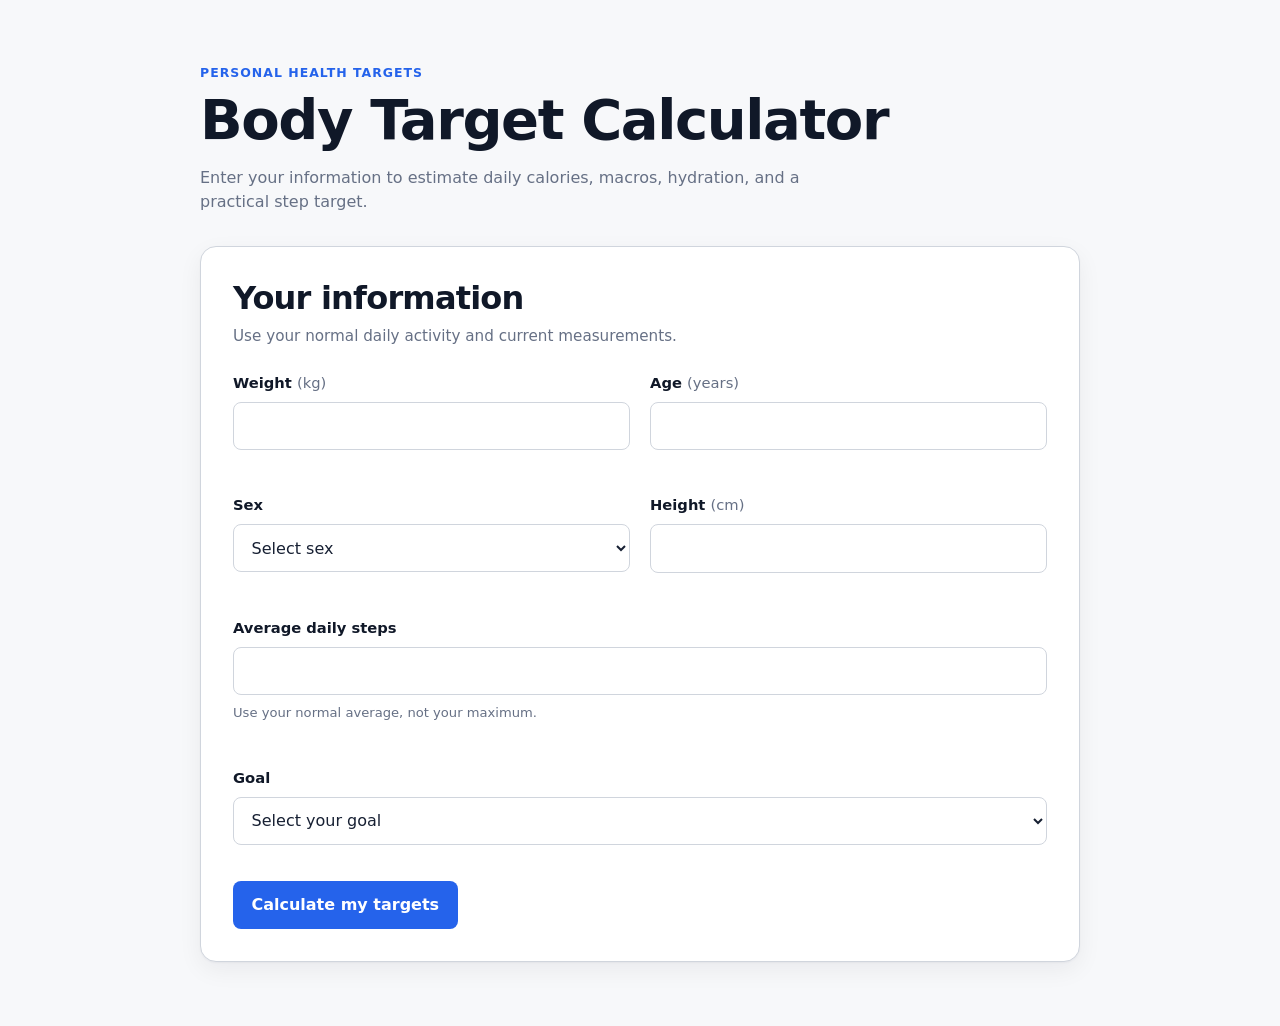
<file: cgpt/index.html>
<!DOCTYPE html>
<html lang="en">
<head>
  <meta charset="UTF-8">
  <meta name="viewport" content="width=device-width, initial-scale=1.0">
  <meta name="description" content="Calculate personalized daily calorie, macro, hydration, and step targets.">
  <title>Body Target Calculator</title>
  <link rel="stylesheet" href="style.css">
</head>
<body>
  <main class="page-shell">
    <header class="page-header">
      <p class="eyebrow">Personal health targets</p>
      <h1>Body Target Calculator</h1>
      <p class="intro">
        Enter your information to estimate daily calories, macros, hydration,
        and a practical step target.
      </p>
    </header>

    <form id="target-form" novalidate>
      <section class="card information-card" aria-labelledby="information-title">
        <div class="section-heading">
          <h2 id="information-title">Your information</h2>
          <p>Use your normal daily activity and current measurements.</p>
        </div>

        <div class="input-grid">
          <div class="field">
            <label for="weight">Weight <span>(kg)</span></label>
            <input
              id="weight"
              name="weight"
              type="number"
              min="30"
              max="300"
              step="0.1"
              required
              inputmode="decimal"
              autocomplete="off"
              aria-describedby="weight-error"
            >
            <p class="field-error" id="weight-error" aria-live="polite"></p>
          </div>

          <div class="field">
            <label for="age">Age <span>(years)</span></label>
            <input
              id="age"
              name="age"
              type="number"
              min="14"
              max="90"
              step="1"
              required
              inputmode="numeric"
              autocomplete="off"
              aria-describedby="age-error"
            >
            <p class="field-error" id="age-error" aria-live="polite"></p>
          </div>

          <div class="field">
            <label for="sex">Sex</label>
            <select
              id="sex"
              name="sex"
              required
              aria-describedby="sex-error"
            >
              <option value="" selected disabled>Select sex</option>
              <option value="male">Male</option>
              <option value="female">Female</option>
            </select>
            <p class="field-error" id="sex-error" aria-live="polite"></p>
          </div>

          <div class="field">
            <label for="height">Height <span>(cm)</span></label>
            <input
              id="height"
              name="height"
              type="number"
              min="120"
              max="230"
              step="0.1"
              required
              inputmode="decimal"
              autocomplete="off"
              aria-describedby="height-error"
            >
            <p class="field-error" id="height-error" aria-live="polite"></p>
          </div>

          <div class="field field-wide">
            <label for="steps">Average daily steps</label>
            <input
              id="steps"
              name="steps"
              type="number"
              min="0"
              max="40000"
              step="1"
              required
              inputmode="numeric"
              autocomplete="off"
              aria-describedby="steps-help steps-error"
            >
            <p class="field-help" id="steps-help">
              Use your normal average, not your maximum.
            </p>
            <p class="field-error" id="steps-error" aria-live="polite"></p>
          </div>

          <div class="field field-wide">
            <label for="goal">Goal</label>
            <select
              id="goal"
              name="goal"
              required
              aria-describedby="goal-error"
            >
              <option value="" selected disabled>Select your goal</option>
              <option value="fat-loss">Fat loss + muscle preservation</option>
              <option value="maintain">Maintain</option>
              <option value="lean-gain">Lean muscle gain</option>
            </select>
            <p class="field-error" id="goal-error" aria-live="polite"></p>
          </div>
        </div>

        <button class="button button-primary" type="submit">
          Calculate my targets
        </button>
      </section>
    </form>

    <section
      class="results"
      id="results"
      aria-labelledby="results-title"
      aria-live="polite"
      hidden
    >
      <div class="results-header">
        <div>
          <p class="eyebrow">Your daily targets</p>
          <h2 id="results-title">Your targets</h2>
        </div>
      </div>

      <div class="results-grid">
        <article class="result-card">
          <p class="result-label">Calories</p>
          <p class="result-value">
            <span id="calories-result">—</span>
            <span class="result-unit">kcal/day</span>
          </p>
        </article>

        <article class="result-card">
          <p class="result-label">Protein</p>
          <p class="result-value">
            <span id="protein-result">—</span>
            <span class="result-unit">g/day</span>
          </p>
        </article>

        <article class="result-card">
          <p class="result-label">Carbs</p>
          <p class="result-value">
            <span id="carbs-result">—</span>
            <span class="result-unit">g/day</span>
          </p>
        </article>

        <article class="result-card">
          <p class="result-label">Fat</p>
          <p class="result-value">
            <span id="fat-result">—</span>
            <span class="result-unit">g/day</span>
          </p>
        </article>

        <article class="result-card">
          <p class="result-label">Water</p>
          <p class="result-value">
            <span id="water-result">—</span>
            <span class="result-unit">ml/day</span>
          </p>
        </article>

        <article class="result-card">
          <p class="result-label">Step target</p>
          <p class="result-value">
            <span id="step-result">—</span>
            <span class="result-unit">steps/day</span>
          </p>
        </article>
      </div>

      <div class="summary-card">
        <p id="summary-result"></p>
      </div>

      <button class="button button-secondary" id="recalculate" type="button">
        Recalculate
      </button>
    </section>
  </main>

  <script src="app.js"></script>
</body>
</html>
</file>
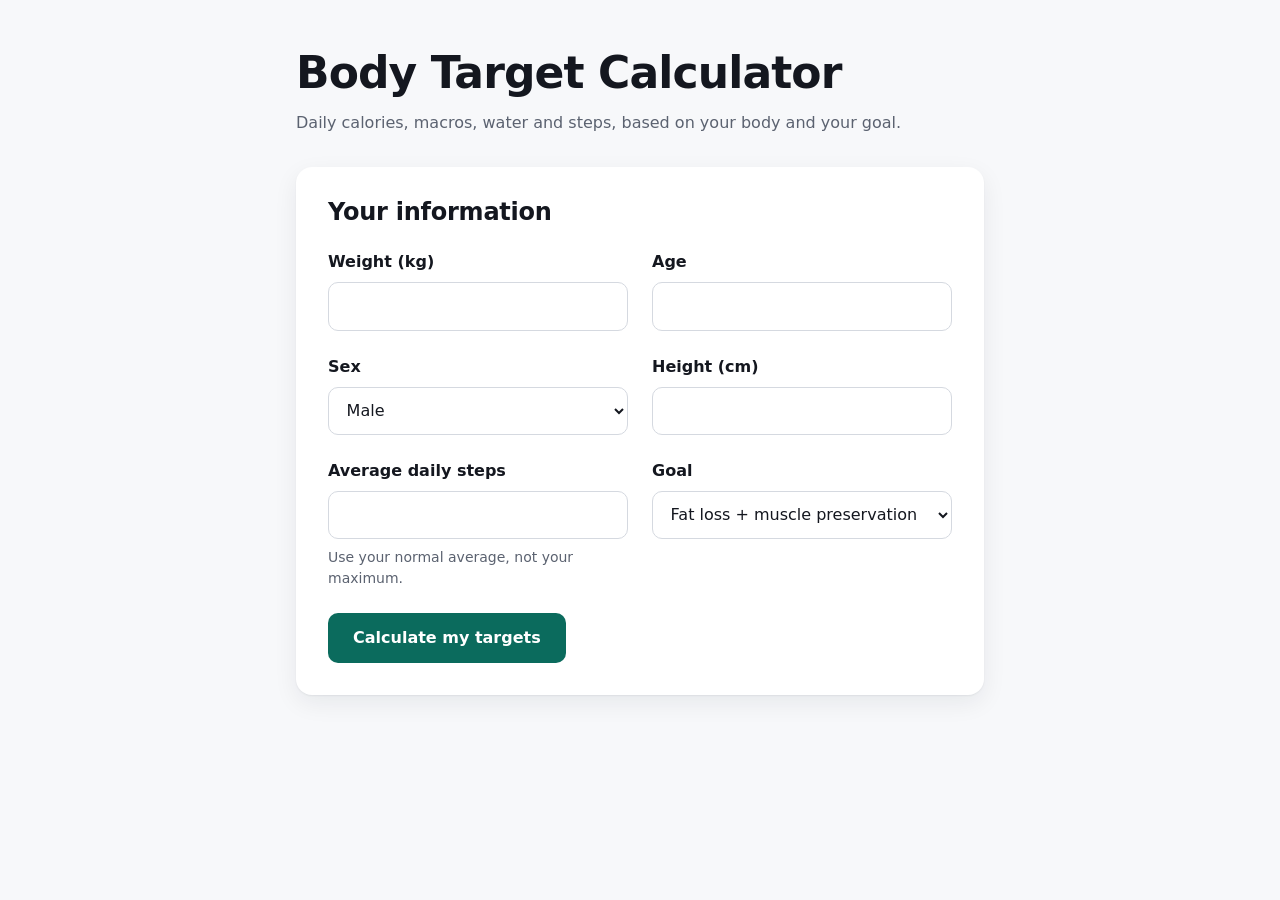
<file: claude/index.html>
<!DOCTYPE html>
<html lang="en">
<head>
  <meta charset="utf-8">
  <meta name="viewport" content="width=device-width, initial-scale=1">
  <meta name="color-scheme" content="light dark">
  <title>Body Target Calculator</title>
  <link rel="stylesheet" href="style.css">
</head>
<body>
  <main class="page">
    <header class="page-header">
      <h1>Body Target Calculator</h1>
      <p class="muted">Daily calories, macros, water and steps, based on your body and your goal.</p>
    </header>

    <form id="calc-form" class="card" novalidate>
      <h2>Your information</h2>

      <div class="fields">
        <div class="field">
          <label for="weight">Weight (kg)</label>
          <input id="weight" name="weight" type="number" inputmode="decimal"
                 required min="30" max="300" step="0.1" aria-describedby="weight-error">
          <p class="error" id="weight-error" role="alert"></p>
        </div>

        <div class="field">
          <label for="age">Age</label>
          <input id="age" name="age" type="number" inputmode="numeric"
                 required min="14" max="90" step="1" aria-describedby="age-error">
          <p class="error" id="age-error" role="alert"></p>
        </div>

        <div class="field">
          <label for="sex">Sex</label>
          <select id="sex" name="sex" required aria-describedby="sex-error">
            <option value="male">Male</option>
            <option value="female">Female</option>
          </select>
          <p class="error" id="sex-error" role="alert"></p>
        </div>

        <div class="field">
          <label for="height">Height (cm)</label>
          <input id="height" name="height" type="number" inputmode="numeric"
                 required min="120" max="230" step="1" aria-describedby="height-error">
          <p class="error" id="height-error" role="alert"></p>
        </div>

        <div class="field">
          <label for="steps">Average daily steps</label>
          <input id="steps" name="steps" type="number" inputmode="numeric"
                 required min="0" max="40000" step="1" aria-describedby="steps-help steps-error">
          <p class="help" id="steps-help">Use your normal average, not your maximum.</p>
          <p class="error" id="steps-error" role="alert"></p>
        </div>

        <div class="field">
          <label for="goal">Goal</label>
          <select id="goal" name="goal" required aria-describedby="goal-error">
            <option value="loss">Fat loss + muscle preservation</option>
            <option value="maintain">Maintain</option>
            <option value="gain">Lean muscle gain</option>
          </select>
          <p class="error" id="goal-error" role="alert"></p>
        </div>
      </div>

      <button type="submit" class="btn btn-primary">Calculate my targets</button>
    </form>

    <section id="results" class="results" aria-labelledby="results-title" aria-live="polite" hidden>
      <h2 id="results-title">Your daily targets</h2>

      <div class="grid">
        <article class="card stat">
          <h3>Calories</h3>
          <p class="value"><span id="out-calories">0</span> <small>kcal</small></p>
        </article>
        <article class="card stat">
          <h3>Protein</h3>
          <p class="value"><span id="out-protein">0</span> <small>g</small></p>
        </article>
        <article class="card stat">
          <h3>Carbs</h3>
          <p class="value"><span id="out-carbs">0</span> <small>g</small></p>
        </article>
        <article class="card stat">
          <h3>Fat</h3>
          <p class="value"><span id="out-fat">0</span> <small>g</small></p>
        </article>
        <article class="card stat">
          <h3>Water</h3>
          <p class="value"><span id="out-water">0</span> <small>L</small></p>
        </article>
        <article class="card stat">
          <h3>Step target</h3>
          <p class="value"><span id="out-steps">0</span> <small>steps</small></p>
        </article>
      </div>

      <p class="summary card" id="out-summary"></p>

      <button type="button" id="recalc" class="btn btn-secondary">Recalculate</button>
    </section>
  </main>

  <script src="app.js"></script>
</body>
</html>
</file>
<file: cgpt/style.css>
:root {
  --color-background: #f7f8fa;
  --color-surface: #ffffff;
  --color-text: #172033;
  --color-heading: #101828;
  --color-muted: #667085;
  --color-border: #d0d5dd;
  --color-error: #b42318;
  --color-error-background: #fef3f2;
  --color-accent: #2563eb;
  --color-accent-hover: #1d4ed8;
  --color-accent-soft: #eff6ff;
  --color-focus: #93c5fd;

  --space-1: 0.25rem;
  --space-2: 0.5rem;
  --space-3: 0.75rem;
  --space-4: 1rem;
  --space-5: 1.25rem;
  --space-6: 1.5rem;
  --space-7: 1.75rem;
  --space-8: 2rem;
  --space-10: 2.5rem;

  --radius-sm: 8px;
  --radius-md: 12px;
  --radius-lg: 16px;

  --shadow-card:
    0 1px 2px rgba(16, 24, 40, 0.04),
    0 8px 24px rgba(16, 24, 40, 0.06);

  --max-width: 880px;
  --transition: 220ms ease;
}

@media (prefers-color-scheme: dark) {
  :root {
    --color-background: #101418;
    --color-surface: #182026;
    --color-text: #e5e7eb;
    --color-heading: #f8fafc;
    --color-muted: #a7b0bd;
    --color-border: #34404d;
    --color-error: #fda29b;
    --color-error-background: #3b1917;
    --color-accent: #60a5fa;
    --color-accent-hover: #93c5fd;
    --color-accent-soft: #172554;
    --color-focus: #60a5fa;

    --shadow-card:
      0 1px 2px rgba(0, 0, 0, 0.2),
      0 8px 24px rgba(0, 0, 0, 0.18);
  }
}

* {
  box-sizing: border-box;
}

html {
  scroll-behavior: smooth;
}

body {
  margin: 0;
  min-width: 320px;
  background: var(--color-background);
  color: var(--color-text);
  font-family:
    system-ui,
    -apple-system,
    BlinkMacSystemFont,
    "Segoe UI",
    sans-serif;
  line-height: 1.5;
}

button,
input,
select {
  font: inherit;
}

button {
  cursor: pointer;
}

.page-shell {
  width: min(calc(100% - 2rem), var(--max-width));
  margin: 0 auto;
  padding: 3rem 0 4rem;
}

.page-header {
  margin-bottom: var(--space-8);
}

.eyebrow {
  margin: 0 0 var(--space-2);
  color: var(--color-accent);
  font-size: 0.78rem;
  font-weight: 800;
  letter-spacing: 0.08em;
  text-transform: uppercase;
}

h1,
h2 {
  margin: 0;
  color: var(--color-heading);
  font-weight: 800;
  letter-spacing: -0.025em;
}

h1 {
  max-width: 700px;
  font-size: clamp(2rem, 7vw, 3.5rem);
  line-height: 1.05;
}

h2 {
  font-size: clamp(1.5rem, 4vw, 2rem);
  line-height: 1.2;
}

.intro {
  max-width: 650px;
  margin: var(--space-4) 0 0;
  color: var(--color-muted);
  font-size: 1rem;
}

.card,
.result-card,
.summary-card {
  background: var(--color-surface);
  border: 1px solid var(--color-border);
  border-radius: var(--radius-lg);
  box-shadow: var(--shadow-card);
}

.information-card {
  padding: var(--space-6);
}

.section-heading {
  margin-bottom: var(--space-6);
}

.section-heading p {
  margin: var(--space-2) 0 0;
  color: var(--color-muted);
  font-size: 0.95rem;
}

.input-grid {
  display: grid;
  grid-template-columns: 1fr;
  gap: var(--space-5);
}

.field {
  min-width: 0;
}

.field label {
  display: block;
  margin-bottom: var(--space-2);
  color: var(--color-heading);
  font-size: 0.92rem;
  font-weight: 700;
}

.field label span {
  color: var(--color-muted);
  font-weight: 500;
}

.field input,
.field select {
  display: block;
  width: 100%;
  min-height: 48px;
  padding: 0.7rem 0.85rem;
  border: 1px solid var(--color-border);
  border-radius: var(--radius-sm);
  outline: none;
  background: var(--color-surface);
  color: var(--color-text);
  transition:
    border-color var(--transition),
    box-shadow var(--transition);
}

.field input:focus,
.field select:focus {
  border-color: var(--color-accent);
  box-shadow: 0 0 0 3px color-mix(in srgb, var(--color-focus) 35%, transparent);
}

.field input[aria-invalid="true"],
.field select[aria-invalid="true"] {
  border-color: var(--color-error);
}

.field-help {
  margin: var(--space-2) 0 0;
  color: var(--color-muted);
  font-size: 0.82rem;
}

.field-error {
  min-height: 1.25rem;
  margin: var(--space-1) 0 0;
  color: var(--color-error);
  font-size: 0.8rem;
  font-weight: 600;
}

.button {
  display: inline-flex;
  align-items: center;
  justify-content: center;
  min-height: 48px;
  padding: 0.75rem 1.15rem;
  border: 0;
  border-radius: var(--radius-sm);
  font-weight: 750;
  transition:
    background-color var(--transition),
    transform var(--transition),
    box-shadow var(--transition);
}

.button:focus-visible {
  outline: 3px solid var(--color-focus);
  outline-offset: 3px;
}

.button:active {
  transform: translateY(1px);
}

.button-primary {
  width: 100%;
  margin-top: var(--space-3);
  background: var(--color-accent);
  color: #ffffff;
}

.button-primary:hover {
  background: var(--color-accent-hover);
}

.results {
  margin-top: var(--space-10);
  opacity: 0;
  transform: translateY(16px);
  transition:
    opacity 350ms ease,
    transform 350ms ease;
}

.results.is-visible {
  opacity: 1;
  transform: translateY(0);
}

.results-header {
  margin-bottom: var(--space-5);
}

.results-grid {
  display: grid;
  grid-template-columns: 1fr;
  gap: var(--space-4);
}

.result-card {
  min-height: 150px;
  padding: var(--space-5);
}

.result-label {
  margin: 0;
  color: var(--color-muted);
  font-size: 0.9rem;
  font-weight: 700;
}

.result-value {
  margin: var(--space-4) 0 0;
  color: var(--color-accent);
  font-size: clamp(1.7rem, 7vw, 2.35rem);
  font-weight: 850;
  line-height: 1.1;
}

.result-unit {
  display: block;
  margin-top: var(--space-2);
  color: var(--color-muted);
  font-size: 0.82rem;
  font-weight: 600;
}

.summary-card {
  margin-top: var(--space-4);
  padding: var(--space-5);
}

.summary-card p {
  margin: 0;
  color: var(--color-text);
  font-weight: 650;
}

.button-secondary {
  margin-top: var(--space-5);
  border: 1px solid var(--color-border);
  background: var(--color-surface);
  color: var(--color-text);
}

.button-secondary:hover {
  background: var(--color-accent-soft);
}

@media (min-width: 640px) {
  .page-shell {
    width: min(calc(100% - 3rem), var(--max-width));
    padding-top: 4rem;
  }

  .information-card {
    padding: var(--space-8);
  }

  .input-grid {
    grid-template-columns: repeat(2, minmax(0, 1fr));
  }

  .field-wide {
    grid-column: 1 / -1;
  }

  .button-primary {
    width: auto;
    min-width: 220px;
  }

  .results-grid {
    grid-template-columns: repeat(2, minmax(0, 1fr));
  }
}

@media (min-width: 800px) {
  .results-grid {
    grid-template-columns: repeat(3, minmax(0, 1fr));
  }
}

@media (prefers-reduced-motion: reduce) {
  html {
    scroll-behavior: auto;
  }

  *,
  *::before,
  *::after {
    transition-duration: 0.01ms !important;
    animation-duration: 0.01ms !important;
    animation-iteration-count: 1 !important;
  }

  .results {
    transform: none;
  }
}
</file>
<file: claude/style.css>
:root {
  --bg: #F7F8FA;
  --surface: #FFFFFF;
  --text: #14171F;
  --muted: #5B6270;
  --border: #D5D9E0;
  --accent: #0B6B5D;
  --accent-hover: #095548;
  --on-accent: #FFFFFF;
  --danger: #B42318;
  --shadow: 0 1px 2px rgba(16, 24, 40, 0.06), 0 8px 24px rgba(16, 24, 40, 0.07);
  --focus-ring: 0 0 0 3px rgba(11, 107, 93, 0.35);

  --radius: 16px;
  --radius-sm: 10px;
  --space-1: 0.25rem;
  --space-2: 0.5rem;
  --space-3: 0.75rem;
  --space-4: 1rem;
  --space-5: 1.5rem;
  --space-6: 2rem;
  --space-7: 3rem;

  --font: system-ui, -apple-system, "Segoe UI", Roboto, "Helvetica Neue", Arial, sans-serif;
  --transition: 0.45s ease;
}

@media (prefers-color-scheme: dark) {
  :root {
    --bg: #0E1116;
    --surface: #171B22;
    --text: #EEF0F4;
    --muted: #A1A8B5;
    --border: #333A46;
    --accent: #4FD1B5;
    --accent-hover: #74DEC7;
    --on-accent: #06201B;
    --danger: #FF8A80;
    --shadow: 0 1px 2px rgba(0, 0, 0, 0.4), 0 8px 24px rgba(0, 0, 0, 0.35);
    --focus-ring: 0 0 0 3px rgba(79, 209, 181, 0.45);
  }
}

*, *::before, *::after { box-sizing: border-box; }

html { -webkit-text-size-adjust: 100%; }

body {
  margin: 0;
  background: var(--bg);
  color: var(--text);
  font-family: var(--font);
  font-size: 1rem;
  line-height: 1.5;
}

.page {
  max-width: 720px;
  margin: 0 auto;
  padding: var(--space-6) var(--space-4) var(--space-7);
}

h1, h2, h3 { margin: 0; line-height: 1.15; }
h1 { font-size: clamp(2rem, 6vw, 2.75rem); font-weight: 800; letter-spacing: -0.02em; }
h2 { font-size: 1.5rem; font-weight: 800; letter-spacing: -0.01em; }
h3 { font-size: 0.95rem; font-weight: 600; color: var(--muted); }

.page-header { margin-bottom: var(--space-6); }
.page-header p { margin: var(--space-3) 0 0; }

.muted, .help { color: var(--muted); }

.card {
  background: var(--surface);
  border-radius: var(--radius);
  box-shadow: var(--shadow);
  padding: var(--space-5);
}

/* Form */
.fields {
  display: grid;
  grid-template-columns: 1fr;
  gap: var(--space-5);
  margin: var(--space-5) 0;
}

.field { display: flex; flex-direction: column; min-width: 0; }

label { font-weight: 600; margin-bottom: var(--space-2); }

input, select {
  width: 100%;
  font: inherit;
  color: var(--text);
  background: var(--surface);
  border: 1.5px solid var(--border);
  border-radius: var(--radius-sm);
  padding: 0.7rem 0.85rem;
  min-height: 48px;
}

input:focus-visible, select:focus-visible {
  outline: 2px solid var(--accent);
  outline-offset: 1px;
  box-shadow: var(--focus-ring);
}

input[aria-invalid="true"], select[aria-invalid="true"] { border-color: var(--danger); }

.help { margin: var(--space-2) 0 0; font-size: 0.875rem; }

.error {
  margin: var(--space-2) 0 0;
  font-size: 0.875rem;
  font-weight: 600;
  color: var(--danger);
}
.error:empty { display: none; }

/* Buttons */
.btn {
  font: inherit;
  font-weight: 700;
  min-height: 48px;
  padding: 0.75rem 1.5rem;
  border-radius: var(--radius-sm);
  border: 1.5px solid transparent;
  cursor: pointer;
  width: 100%;
}
.btn:focus-visible { outline: 2px solid var(--accent); outline-offset: 2px; box-shadow: var(--focus-ring); }

.btn-primary { background: var(--accent); color: var(--on-accent); }
.btn-primary:hover { background: var(--accent-hover); }

.btn-secondary { background: transparent; color: var(--text); border-color: var(--border); }
.btn-secondary:hover { background: var(--bg); }

/* Results */
.results {
  margin-top: var(--space-6);
  opacity: 0;
  transform: translateY(16px);
  transition: opacity var(--transition), transform var(--transition);
}
.results.is-visible { opacity: 1; transform: none; }

.results > h2 { margin-bottom: var(--space-4); }

.grid {
  display: grid;
  grid-template-columns: repeat(2, 1fr);
  gap: var(--space-4);
}

.stat { padding: var(--space-4) var(--space-5); }

.value {
  margin: var(--space-2) 0 0;
  font-size: clamp(1.75rem, 6vw, 2.25rem);
  font-weight: 800;
  line-height: 1.1;
  color: var(--accent);
  font-variant-numeric: tabular-nums;
}
.value small { font-size: 0.9rem; font-weight: 600; color: var(--muted); }

.summary { margin: var(--space-4) 0 var(--space-5); font-weight: 600; }

@media (min-width: 640px) {
  .page { padding-top: var(--space-7); }
  .card { padding: var(--space-6); }
  .stat { padding: var(--space-5); }
  .fields { grid-template-columns: repeat(2, 1fr); gap: var(--space-5) var(--space-5); }
  .grid { grid-template-columns: repeat(3, 1fr); }
  .btn { width: auto; }
}

@media (prefers-reduced-motion: reduce) {
  .results { transition: none; transform: none; }
  html { scroll-behavior: auto; }
}
</file>
